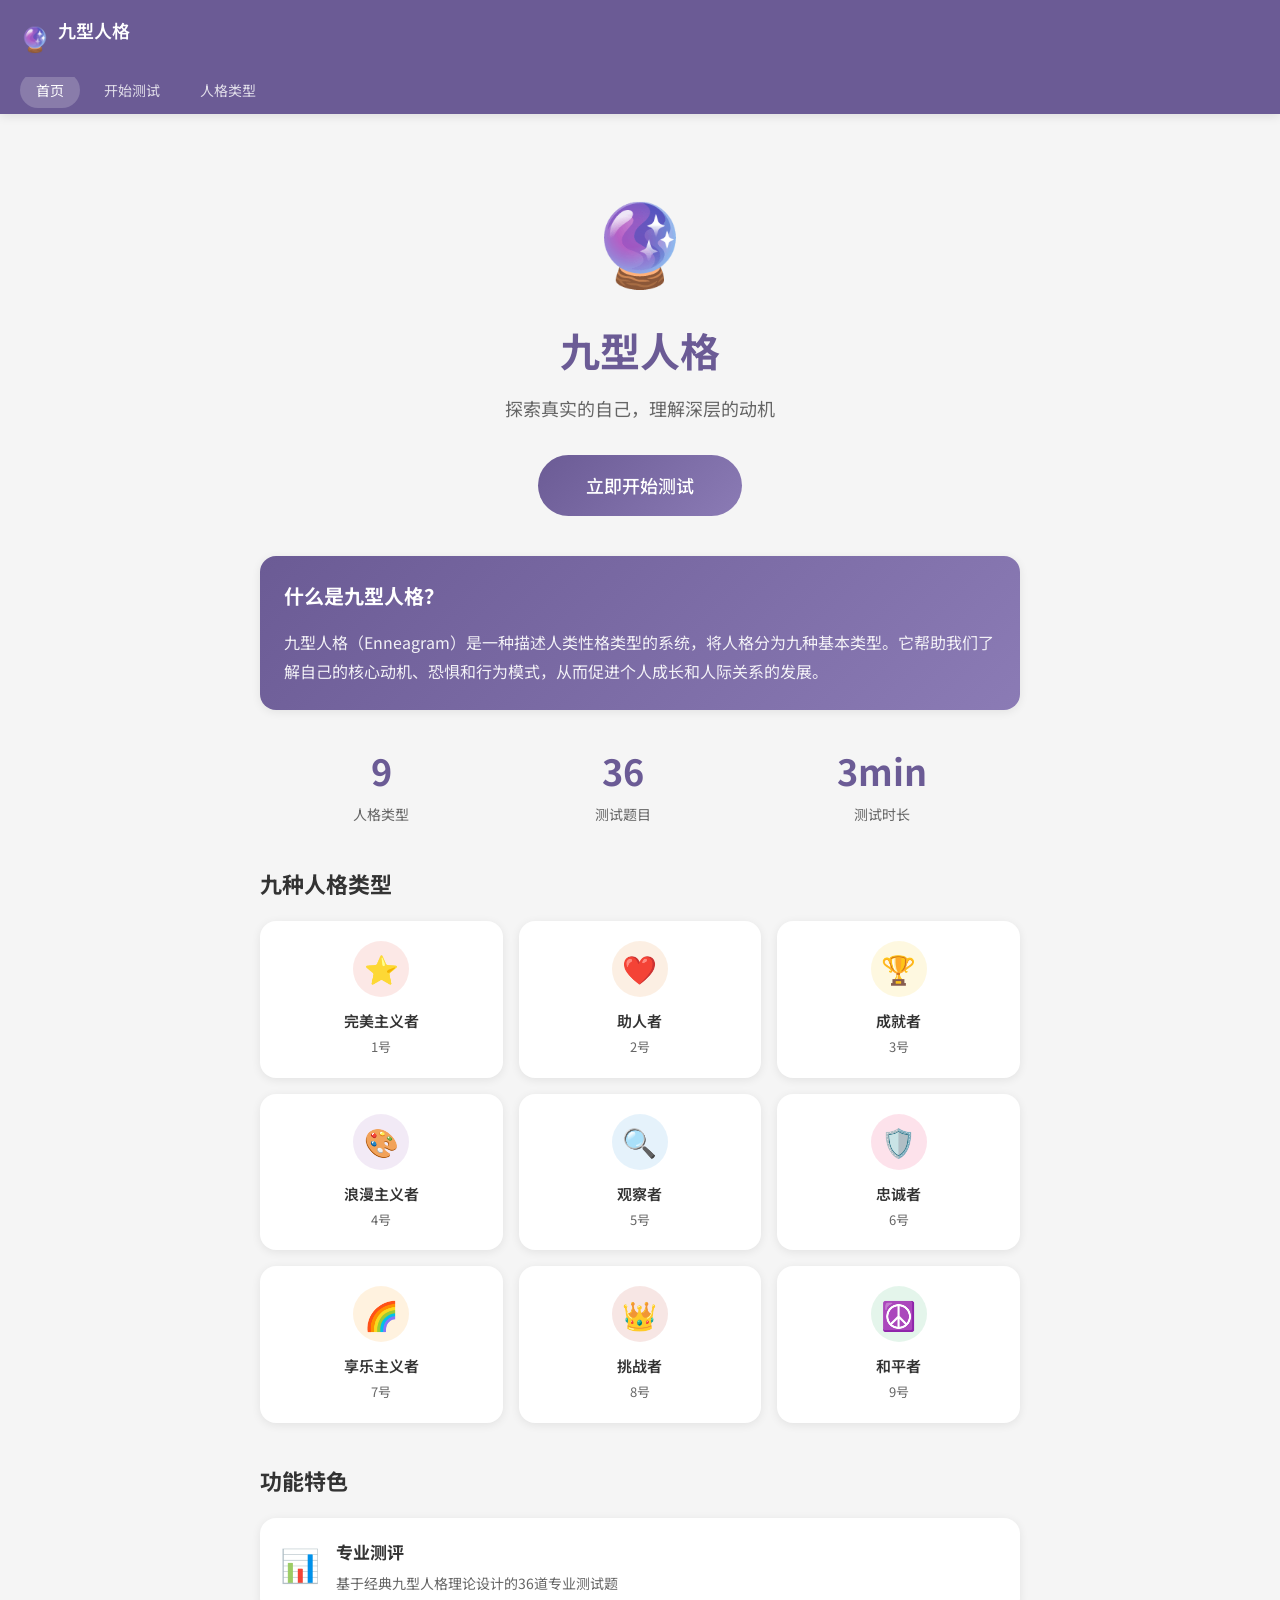
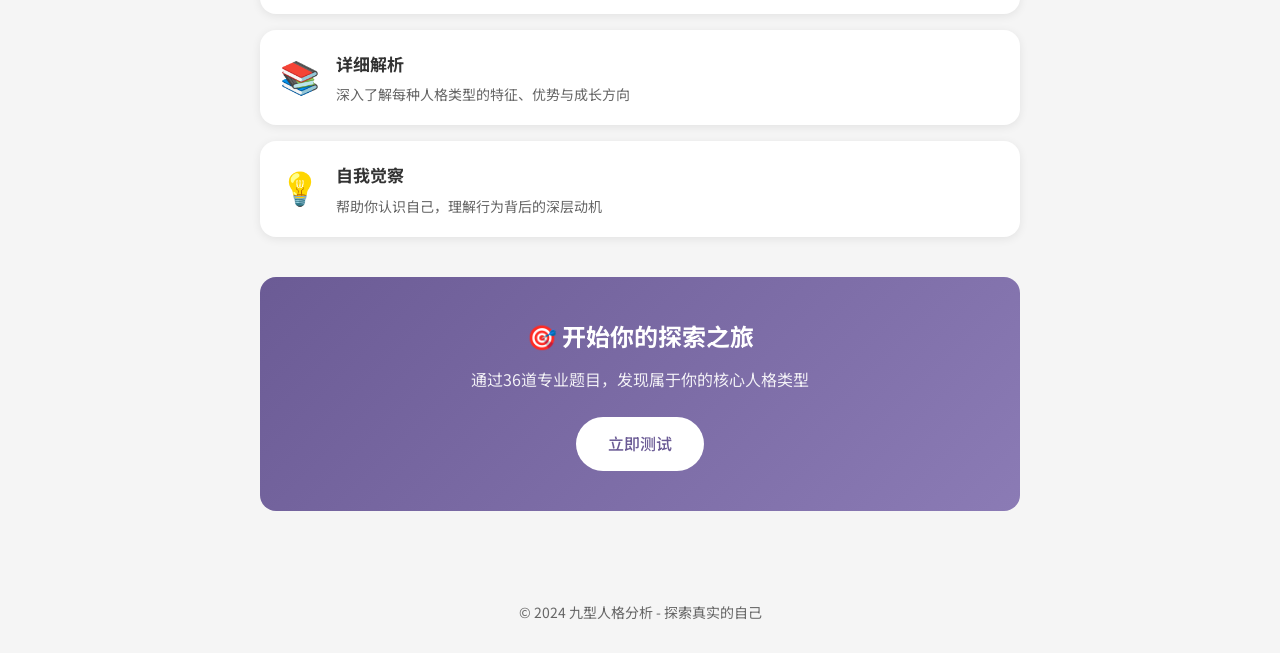
<file: index.html>
<!DOCTYPE html>
<html lang="zh-CN">
<head>
    <meta charset="UTF-8">
    <meta name="viewport" content="width=device-width, initial-scale=1.0">
    <title>九型人格分析 - 探索真实的自己</title>
    <link rel="stylesheet" href="styles.css">
    <link rel="preconnect" href="https://fonts.googleapis.com">
    <link href="https://fonts.googleapis.com/css2?family=Noto+Sans+SC:wght@400;500;700&display=swap" rel="stylesheet">
</head>
<body>
    <nav class="navbar">
        <div class="nav-brand">
            <span class="nav-icon">🔮</span>
            <span class="nav-title">九型人格</span>
        </div>
        <ul class="nav-menu">
            <li><a href="index.html" class="active">首页</a></li>
            <li><a href="test.html">开始测试</a></li>
            <li><a href="types.html">人格类型</a></li>
        </ul>
        <div class="hamburger">
            <span></span>
            <span></span>
            <span></span>
        </div>
    </nav>

    <main class="container">
        <!-- Hero Section -->
        <section class="hero">
            <div class="hero-icon">🔮</div>
            <h1 class="hero-title">九型人格</h1>
            <p class="hero-subtitle">探索真实的自己，理解深层的动机</p>
            <a href="test.html" class="btn btn-primary btn-large">立即开始测试</a>
        </section>

        <!-- Introduction -->
        <section class="card intro-card">
            <h2 class="card-title">什么是九型人格？</h2>
            <p class="card-text">
                九型人格（Enneagram）是一种描述人类性格类型的系统，将人格分为九种基本类型。它帮助我们了解自己的核心动机、恐惧和行为模式，从而促进个人成长和人际关系的发展。
            </p>
        </section>

        <!-- Stats -->
        <section class="stats-section">
            <div class="stat-item">
                <div class="stat-number">9</div>
                <div class="stat-label">人格类型</div>
            </div>
            <div class="stat-item">
                <div class="stat-number">36</div>
                <div class="stat-label">测试题目</div>
            </div>
            <div class="stat-item">
                <div class="stat-number">3min</div>
                <div class="stat-label">测试时长</div>
            </div>
        </section>

        <!-- Type Preview -->
        <section class="section">
            <h2 class="section-title">九种人格类型</h2>
            <div class="type-grid" id="typeGrid">
                <!-- Types will be loaded by JS -->
            </div>
        </section>

        <!-- Features -->
        <section class="section">
            <h2 class="section-title">功能特色</h2>
            <div class="feature-list">
                <div class="feature-item">
                    <div class="feature-icon">📊</div>
                    <div class="feature-content">
                        <h3>专业测评</h3>
                        <p>基于经典九型人格理论设计的36道专业测试题</p>
                    </div>
                </div>
                <div class="feature-item">
                    <div class="feature-icon">📚</div>
                    <div class="feature-content">
                        <h3>详细解析</h3>
                        <p>深入了解每种人格类型的特征、优势与成长方向</p>
                    </div>
                </div>
                <div class="feature-item">
                    <div class="feature-icon">💡</div>
                    <div class="feature-content">
                        <h3>自我觉察</h3>
                        <p>帮助你认识自己，理解行为背后的深层动机</p>
                    </div>
                </div>
            </div>
        </section>

        <!-- CTA -->
        <section class="cta-section">
            <h2>🎯 开始你的探索之旅</h2>
            <p>通过36道专业题目，发现属于你的核心人格类型</p>
            <a href="test.html" class="btn btn-primary">立即测试</a>
        </section>
    </main>

    <footer class="footer">
        <p>© 2024 九型人格分析 - 探索真实的自己</p>
    </footer>

    <script src="data.js"></script>
    <script src="app.js"></script>
    <script>
        // Load type preview on homepage
        document.addEventListener('DOMContentLoaded', () => {
            const typeGrid = document.getElementById('typeGrid');
            enneagramData.types.forEach(type => {
                const item = document.createElement('a');
                item.href = `detail.html?id=${type.id}`;
                item.className = 'type-item';
                item.innerHTML = `
                    <div class="type-icon-small" style="background: ${type.color}20; color: ${type.color}">
                        ${type.icon}
                    </div>
                    <div class="type-name">${type.name}</div>
                    <div class="type-num">${type.id}号</div>
                `;
                typeGrid.appendChild(item);
            });
        });
    </script>
</body>
</html>
</file>
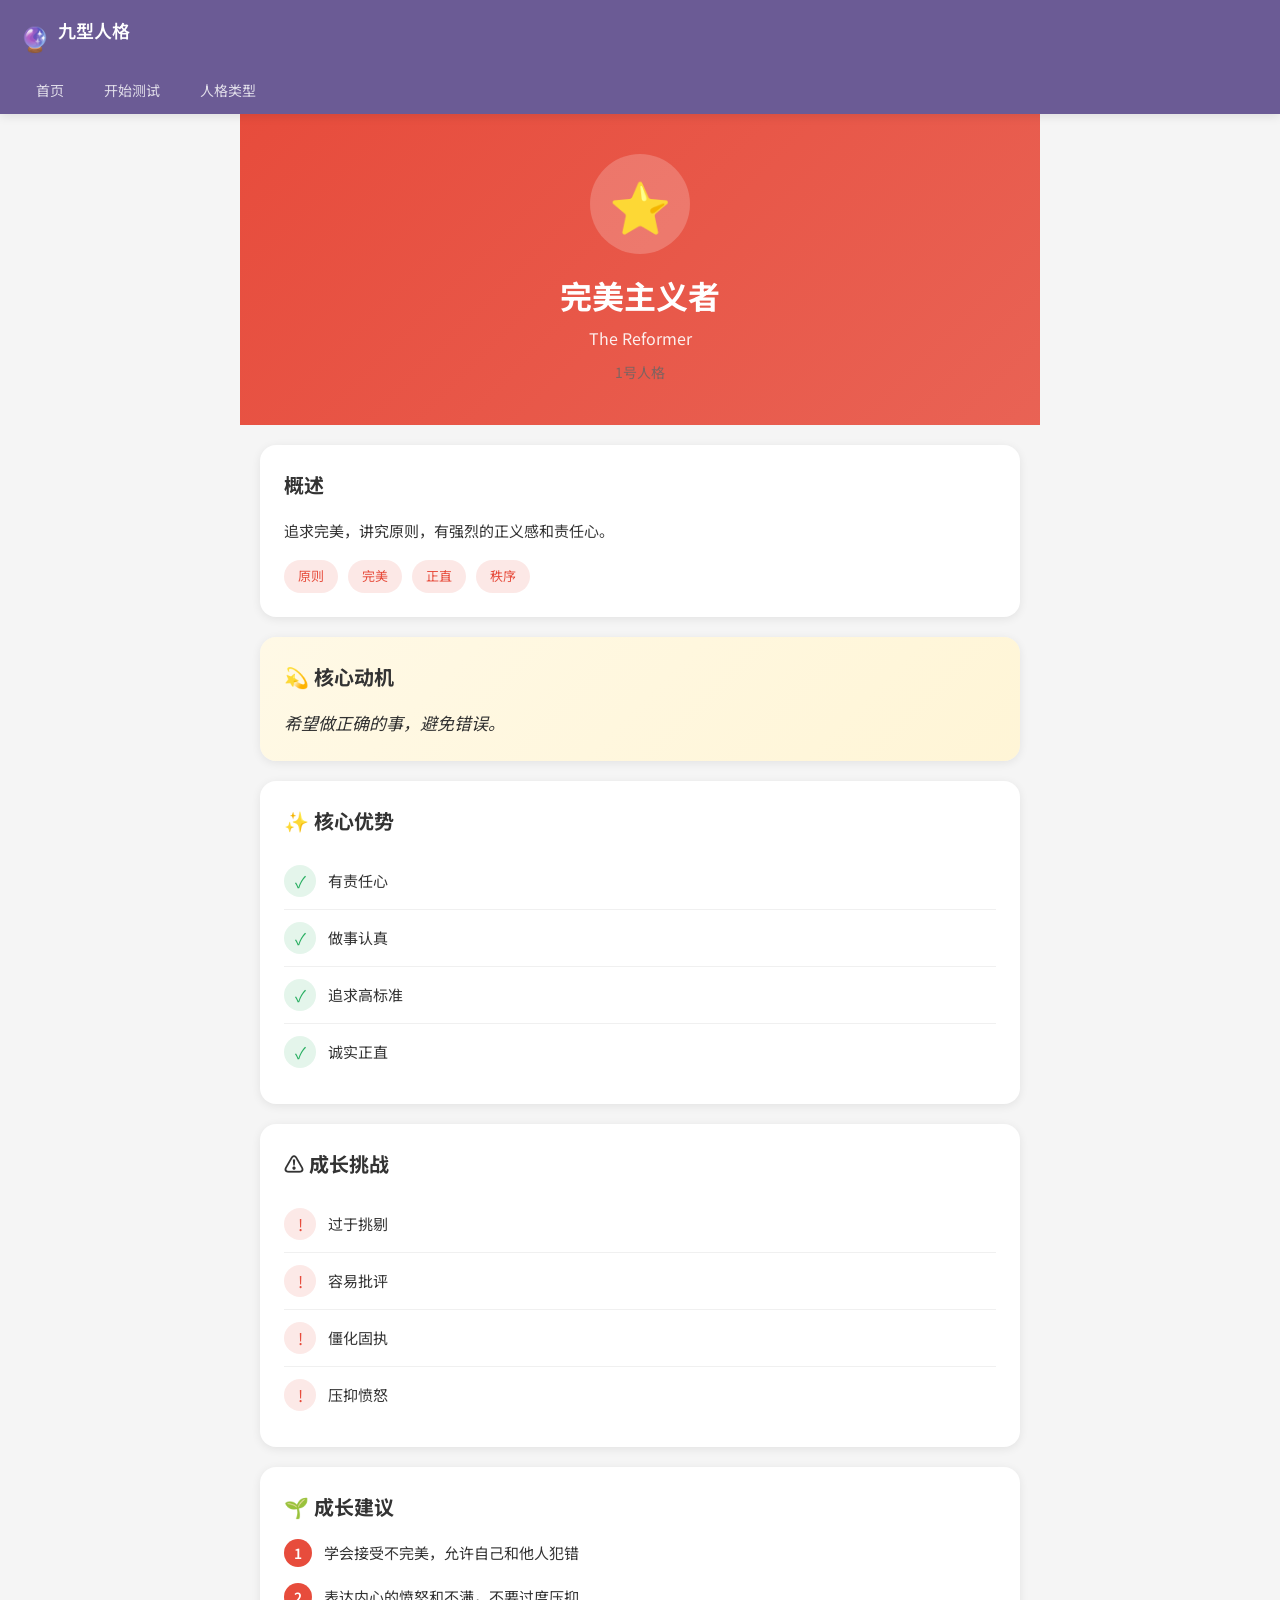
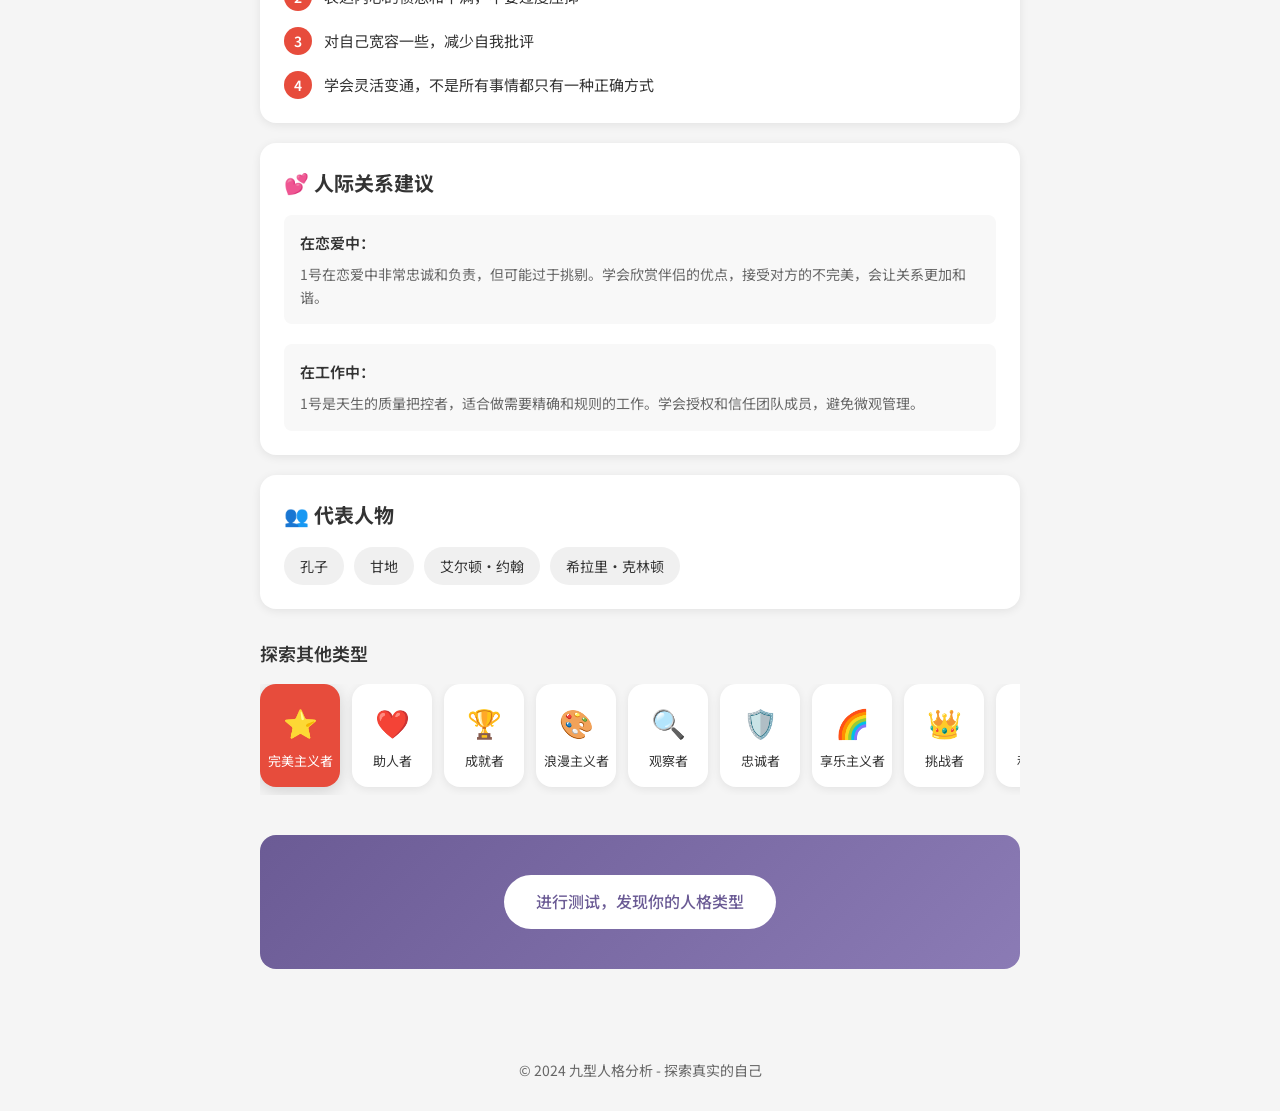
<file: detail.html>
<!DOCTYPE html>
<html lang="zh-CN">
<head>
    <meta charset="UTF-8">
    <meta name="viewport" content="width=device-width, initial-scale=1.0">
    <title>详细解析 - 九型人格分析</title>
    <link rel="stylesheet" href="styles.css">
    <link rel="preconnect" href="https://fonts.googleapis.com">
    <link href="https://fonts.googleapis.com/css2?family=Noto+Sans+SC:wght@400;500;700&display=swap" rel="stylesheet">
</head>
<body>
    <nav class="navbar">
        <div class="nav-brand">
            <span class="nav-icon">🔮</span>
            <span class="nav-title">九型人格</span>
        </div>
        <ul class="nav-menu">
            <li><a href="index.html">首页</a></li>
            <li><a href="test.html">开始测试</a></li>
            <li><a href="types.html">人格类型</a></li>
        </ul>
        <div class="hamburger">
            <span></span>
            <span></span>
            <span></span>
        </div>
    </nav>

    <main class="container">
        <!-- Header -->
        <section class="detail-header" id="detailHeader">
            <div class="header-content">
                <div class="type-icon-large" id="headerIcon">🔮</div>
                <h1 class="type-name" id="headerName">-</h1>
                <p class="type-english" id="headerEnglish">-</p>
                <span class="type-num" id="headerNum">-号人格</span>
            </div>
        </section>

        <!-- Overview -->
        <section class="card">
            <h2 class="card-title">概述</h2>
            <p class="overview-text" id="overviewText"></p>
            <div class="keywords" id="keywords"></div>
        </section>

        <!-- Motivation -->
        <section class="card motivation-card">
            <h2 class="card-title">💫 核心动机</h2>
            <p class="motivation-content" id="motivationContent"></p>
        </section>

        <!-- Strengths -->
        <section class="card">
            <h2 class="card-title">✨ 核心优势</h2>
            <ul class="trait-list" id="strengthsList"></ul>
        </section>

        <!-- Weaknesses -->
        <section class="card">
            <h2 class="card-title">⚠️ 成长挑战</h2>
            <ul class="trait-list" id="weaknessesList"></ul>
        </section>

        <!-- Growth Tips -->
        <section class="card growth-card">
            <h2 class="card-title">🌱 成长建议</h2>
            <div class="growth-tips" id="growthTips"></div>
        </section>

        <!-- Relationship Tips -->
        <section class="card">
            <h2 class="card-title">💕 人际关系建议</h2>
            <div class="relationship-tips">
                <div class="rel-section">
                    <h4 class="rel-title">在恋爱中：</h4>
                    <p class="rel-text" id="loveText"></p>
                </div>
                <div class="rel-section">
                    <h4 class="rel-title">在工作中：</h4>
                    <p class="rel-text" id="workText"></p>
                </div>
            </div>
        </section>

        <!-- Famous People -->
        <section class="card">
            <h2 class="card-title">👥 代表人物</h2>
            <div class="famous-list" id="famousList"></div>
        </section>

        <!-- Type Navigation -->
        <section class="nav-section">
            <h3 class="nav-title">探索其他类型</h3>
            <div class="type-nav" id="typeNav"></div>
        </section>

        <!-- CTA -->
        <section class="cta-section">
            <a href="test.html" class="btn btn-primary">进行测试，发现你的人格类型</a>
        </section>
    </main>

    <footer class="footer">
        <p>© 2024 九型人格分析 - 探索真实的自己</p>
    </footer>

    <script src="data.js"></script>
    <script>
        // Extended data
        const detailData = {
            1: {
                growthTips: ["学会接受不完美，允许自己和他人犯错", "表达内心的愤怒和不满，不要过度压抑", "对自己宽容一些，减少自我批评", "学会灵活变通，不是所有事情都只有一种正确方式"],
                relationship: { love: "1号在恋爱中非常忠诚和负责，但可能过于挑剔。学会欣赏伴侣的优点，接受对方的不完美，会让关系更加和谐。", work: "1号是天生的质量把控者，适合做需要精确和规则的工作。学会授权和信任团队成员，避免微观管理。" },
                famousPeople: ["孔子", "甘地", "艾尔顿·约翰", "希拉里·克林顿"]
            },
            2: {
                growthTips: ["学会说'不'，把自己的需求放在首位", "不要为了被需要而付出，学会无条件的爱", "发展独立的自我，不依赖他人的认可", "认识到自己的价值不取决于为别人做了什么"],
                relationship: { love: "2号是非常体贴和关怀的伴侣，但要注意不要过度付出而忽视自己的需求。健康的爱情需要平等和互相支持。", work: "2号擅长建立关系和团队协作，适合做客户服务或人力资源工作。学会设定界限，避免 burnout。" },
                famousPeople: ["特蕾莎修女", "奥普拉·温弗瑞", "多莉·帕顿", "理查德·西蒙斯"]
            },
            3: {
                growthTips: ["学会面对失败，将其视为成长的机会", "关注内在价值，而不是外在的成就和形象", "允许自己脆弱，不需要时刻保持完美", "发展真实的自我，而不是适应环境的变色龙"],
                relationship: { love: "3号在恋爱中追求成功和认可，但要记住亲密关系需要真实的情感交流，而不是表演完美的关系。", work: "3号是高效和目标导向的领导者，但要注意团队合作的重要性，不要只为了个人成功而牺牲他人。" },
                famousPeople: ["汤姆·克鲁斯", "泰勒·斯威夫特", "奥普拉·温弗瑞", "比尔·克林顿"]
            },
            4: {
                growthTips: ["学会欣赏当下的美好，不要总是追求缺失的", "接受平凡，认识到每个人都是独特的", "不要让情绪控制行为，发展情绪调节能力", "关注他人的需求，减少自我沉溺"],
                relationship: { love: "4号在感情中追求深度和真实，但可能过于情绪化。学会在稳定中寻找美，接受关系的平凡一面。", work: "4号富有创意和审美眼光，适合艺术或创意领域。学会按时完成任务，平衡理想与现实。" },
                famousPeople: ["梵高", "弗吉尼亚·伍尔夫", "约翰尼·德普", "王子"]
            },
            5: {
                growthTips: ["学会表达情感，与他人建立深层连接", "从观察走向参与，体验生活而不仅是思考", "分享你的知识和见解，不要过度保留", "认识到情感也是一种智慧"],
                relationship: { love: "5号需要大量的个人空间和独处时间，伴侣需要理解这一点。学会表达情感需求，让伴侣走进你的内心世界。", work: "5号擅长研究和分析，是专家型人才。学会团队合作和沟通，将你的知识转化为实际价值。" },
                famousPeople: ["爱因斯坦", "比尔·盖茨", "蒂姆·伯顿", "简·奥斯汀"]
            },
            6: {
                growthTips: ["学会信任自己和他人，减少不必要的担忧", "面对恐惧而不是逃避，勇气是实践出来的", "发展内在的安全感，不过度依赖外部确认", "认识到怀疑也是一种智慧，但不要让它控制你"],
                relationship: { love: "6号非常忠诚和可靠，但可能过于焦虑。学会信任伴侣，不要把最坏的情况投射到关系中。", work: "6号是优秀的风险管理者和团队成员。培养自信，相信自己的判断，不要过度寻求他人的认可。" },
                famousPeople: ["伍迪·艾伦", "梅丽尔·斯特里普", "乔治·W·布什", "黛安娜王妃"]
            },
            7: {
                growthTips: ["学会面对痛苦和不适，不要一味逃避", "培养专注力，完成一件事再做下一件", "深入体验当下，而不是急于寻找下一个刺激", "认识到承诺和深度也能带来快乐"],
                relationship: { love: "7号带来欢乐和冒险，但要注意承诺的重要性。学会在一段关系中停留，面对困难而不是逃避。", work: "7号富有创意和乐观精神，适合创业或创新领域。学会坚持完成项目，不要被新的挑战分散注意力。" },
                famousPeople: ["罗宾·威廉姆斯", "金·凯瑞", "理查德·布兰森", "莎拉·杰西卡·帕克"]
            },
            8: {
                growthTips: ["学会示弱，脆弱也是一种力量", "控制愤怒，用更温和的方式表达意见", "倾听他人的观点，你并不总是对的", "保护他人的同时也要尊重他们的自主性"],
                relationship: { love: "8号在恋爱中非常投入和保护欲强，但可能过于控制。学会温柔和倾听，让伴侣感到平等和尊重。", work: "8号是天生的领导者，有决断力和执行力。学会授权和信任，不要事必躬亲。" },
                famousPeople: ["马丁·路德·金", "丘吉尔", "肖恩·康纳利", "芭芭拉·史翠珊"]
            },
            9: {
                growthTips: ["学会表达真实想法，不要总是迎合他人", "面对冲突，它是解决问题的必要过程", "设定优先级，专注于最重要的事情", "认识到你的存在本身就有价值"],
                relationship: { love: "9号是非常包容和平和的伴侣，但要记得表达自己的需求和想法。避免为了和谐而压抑真实的自己。", work: "9号善于调解和团队合作，但要注意主动性和决断力。学会表达意见，参与竞争。" },
                famousPeople: ["林肯", "奥黛丽·赫本", "华特·迪士尼", "达赖喇嘛"]
            }
        };

        // Get type from URL
        const urlParams = new URLSearchParams(window.location.search);
        const typeId = parseInt(urlParams.get('id')) || 1;
        
        const type = enneagramData.types.find(t => t.id === typeId);
        const details = detailData[typeId];

        // Update page title
        document.title = `${type.name} - 九型人格分析`;

        // Render header
        const header = document.getElementById('detailHeader');
        header.style.background = `linear-gradient(135deg, ${type.color}, ${type.color}dd)`;
        document.getElementById('headerIcon').textContent = type.icon;
        document.getElementById('headerName').textContent = type.name;
        document.getElementById('headerEnglish').textContent = type.englishName;
        document.getElementById('headerNum').textContent = type.id + '号人格';

        // Render overview
        document.getElementById('overviewText').textContent = type.description;
        const keywordsEl = document.getElementById('keywords');
        type.keywords.forEach(kw => {
            const span = document.createElement('span');
            span.className = 'keyword';
            span.style.background = type.color + '20';
            span.style.color = type.color;
            span.textContent = kw;
            keywordsEl.appendChild(span);
        });

        // Render motivation
        document.getElementById('motivationContent').textContent = type.motivation;

        // Render strengths
        const strengthsList = document.getElementById('strengthsList');
        type.strengths.forEach(item => {
            const li = document.createElement('li');
            li.innerHTML = `<div class="trait-icon" style="background: #27AE6020; color: #27AE60">✓</div><span class="trait-text">${item}</span>`;
            strengthsList.appendChild(li);
        });

        // Render weaknesses
        const weaknessesList = document.getElementById('weaknessesList');
        type.weaknesses.forEach(item => {
            const li = document.createElement('li');
            li.innerHTML = `<div class="trait-icon" style="background: #E74C3C20; color: #E74C3C">!</div><span class="trait-text">${item}</span>`;
            weaknessesList.appendChild(li);
        });

        // Render growth tips
        const growthTips = document.getElementById('growthTips');
        details.growthTips.forEach((tip, index) => {
            const item = document.createElement('div');
            item.className = 'tip-item';
            item.innerHTML = `
                <div class="tip-num" style="background: ${type.color}; color: white">${index + 1}</div>
                <span class="tip-text">${tip}</span>
            `;
            growthTips.appendChild(item);
        });

        // Render relationship tips
        document.getElementById('loveText').textContent = details.relationship.love;
        document.getElementById('workText').textContent = details.relationship.work;

        // Render famous people
        const famousList = document.getElementById('famousList');
        details.famousPeople.forEach(person => {
            const item = document.createElement('div');
            item.className = 'famous-item';
            item.textContent = person;
            famousList.appendChild(item);
        });

        // Render type navigation
        const typeNav = document.getElementById('typeNav');
        enneagramData.types.forEach(t => {
            const item = document.createElement('a');
            item.href = `detail.html?id=${t.id}`;
            item.className = 'nav-item';
            if (t.id === type.id) {
                item.classList.add('active');
                item.style.background = t.color;
                item.style.color = 'white';
            }
            item.innerHTML = `
                <span class="nav-icon">${t.icon}</span>
                <span class="nav-name">${t.name}</span>
            `;
            typeNav.appendChild(item);
        });
    </script>
</body>
</html>
</file>
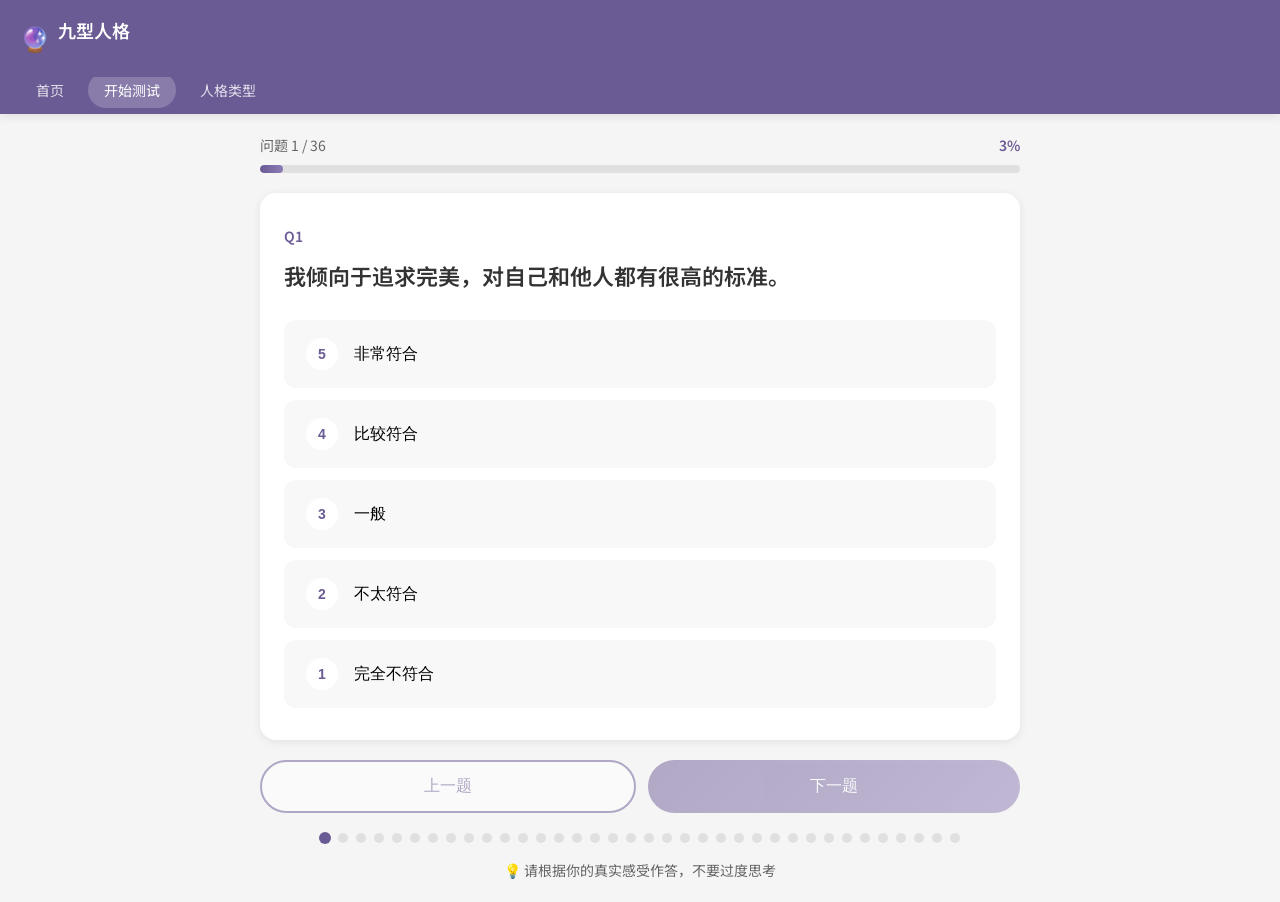
<file: result.html>
<!DOCTYPE html>
<html lang="zh-CN">
<head>
    <meta charset="UTF-8">
    <meta name="viewport" content="width=device-width, initial-scale=1.0">
    <title>测试结果 - 九型人格分析</title>
    <link rel="stylesheet" href="styles.css">
    <link rel="preconnect" href="https://fonts.googleapis.com">
    <link href="https://fonts.googleapis.com/css2?family=Noto+Sans+SC:wght@400;500;700&display=swap" rel="stylesheet">
</head>
<body>
    <nav class="navbar">
        <div class="nav-brand">
            <span class="nav-icon">🔮</span>
            <span class="nav-title">九型人格</span>
        </div>
        <ul class="nav-menu">
            <li><a href="index.html">首页</a></li>
            <li><a href="test.html">开始测试</a></li>
            <li><a href="types.html">人格类型</a></li>
        </ul>
        <div class="hamburger">
            <span></span>
            <span></span>
            <span></span>
        </div>
    </nav>

    <main class="container">
        <!-- Result Header -->
        <section class="result-header">
            <span class="result-badge">测试结果</span>
            <div class="type-icon-large" id="primaryIcon" style="background: #6B5B9520">🔮</div>
            <h1 class="type-name-large" id="primaryName">加载中...</h1>
            <p class="type-english" id="primaryEnglish">-</p>
            <span class="type-number-badge" id="primaryNumber">-号人格</span>
        </section>

        <!-- Score Distribution -->
        <section class="card">
            <h2 class="card-title">📊 得分分布</h2>
            <div class="score-bars" id="scoreBars"></div>
        </section>

        <!-- Primary Type Info -->
        <section class="card type-card" id="primaryCard">
            <h2 class="card-title">🎯 核心特征</h2>
            <div class="keywords" id="keywords"></div>
            <p class="type-desc" id="primaryDesc"></p>
        </section>

        <!-- Strengths & Weaknesses -->
        <section class="card traits-card">
            <div class="traits-section">
                <h3 class="traits-title" style="color: #27AE60">✨ 优势</h3>
                <ul class="traits-list" id="strengthsList"></ul>
            </div>
            <div class="traits-section">
                <h3 class="traits-title" style="color: #E74C3C">⚠️ 成长点</h3>
                <ul class="traits-list" id="weaknessesList"></ul>
            </div>
        </section>

        <!-- Motivation -->
        <section class="card motivation-card">
            <h2 class="card-title">💫 核心动机</h2>
            <p class="motivation-text" id="motivationText"></p>
        </section>

        <!-- Secondary Type -->
        <section class="card" id="secondaryCard" style="display: none;">
            <h2 class="card-title">🌟 次要类型</h2>
            <div class="secondary-info" id="secondaryInfo"></div>
        </section>

        <!-- Actions -->
        <section class="action-section">
            <a href="types.html" class="btn btn-primary">查看所有类型</a>
            <a href="test.html" class="btn btn-secondary">重新测试</a>
        </section>

        <!-- Share -->
        <section class="share-section">
            <p>分享给你的朋友，一起探索人格类型</p>
            <button class="btn btn-secondary" onclick="copyLink()">复制链接</button>
        </section>
    </main>

    <footer class="footer">
        <p>© 2024 九型人格分析 - 探索真实的自己</p>
    </footer>

    <script src="data.js"></script>
    <script>
        // Load result
        const resultData = localStorage.getItem('enneagramResult');
        if (!resultData) {
            window.location.href = 'test.html';
        }
        
        const result = JSON.parse(resultData);
        const primaryType = enneagramData.types.find(t => t.id === result.primaryType);
        const secondaryType = result.secondaryType ? 
            enneagramData.types.find(t => t.id === result.secondaryType) : null;

        // Render primary type header
        document.getElementById('primaryIcon').textContent = primaryType.icon;
        document.getElementById('primaryIcon').style.background = primaryType.color + '20';
        document.getElementById('primaryName').textContent = primaryType.name;
        document.getElementById('primaryEnglish').textContent = primaryType.englishName;
        document.getElementById('primaryNumber').textContent = primaryType.id + '号人格';
        document.getElementById('primaryCard').style.borderLeftColor = primaryType.color;

        // Render score bars
        const scoreBars = document.getElementById('scoreBars');
        const sortedScores = Object.keys(result.scores)
            .map(typeId => {
                const type = enneagramData.types.find(t => t.id === parseInt(typeId));
                return {
                    name: type.name,
                    score: result.scores[typeId],
                    color: type.color,
                    percentage: result.percentages[typeId]
                };
            })
            .sort((a, b) => b.score - a.score);
        
        sortedScores.forEach(item => {
            const bar = document.createElement('div');
            bar.className = 'score-bar-item';
            bar.innerHTML = `
                <span class="bar-label">${item.name}</span>
                <div class="bar-container">
                    <div class="bar-fill" style="width: ${item.percentage}%; background: ${item.color}"></div>
                </div>
                <span class="bar-value">${item.score}</span>
            `;
            scoreBars.appendChild(bar);
        });

        // Render keywords
        const keywordsEl = document.getElementById('keywords');
        primaryType.keywords.forEach(kw => {
            const span = document.createElement('span');
            span.className = 'keyword';
            span.textContent = kw;
            keywordsEl.appendChild(span);
        });

        // Render description
        document.getElementById('primaryDesc').textContent = primaryType.description;

        // Render strengths
        const strengthsList = document.getElementById('strengthsList');
        primaryType.strengths.forEach(item => {
            const li = document.createElement('li');
            li.innerHTML = `<span class="trait-dot" style="background: #27AE60"></span>${item}`;
            strengthsList.appendChild(li);
        });

        // Render weaknesses
        const weaknessesList = document.getElementById('weaknessesList');
        primaryType.weaknesses.forEach(item => {
            const li = document.createElement('li');
            li.innerHTML = `<span class="trait-dot" style="background: #E74C3C"></span>${item}`;
            weaknessesList.appendChild(li);
        });

        // Render motivation
        document.getElementById('motivationText').textContent = primaryType.motivation;

        // Render secondary type
        if (secondaryType) {
            document.getElementById('secondaryCard').style.display = 'block';
            document.getElementById('secondaryInfo').innerHTML = `
                <div class="secondary-icon" style="background: ${secondaryType.color}20">
                    ${secondaryType.icon}
                </div>
                <div class="secondary-detail">
                    <div class="secondary-name">${secondaryType.name} (${secondaryType.id}号)</div>
                    <div class="secondary-desc">${secondaryType.description}</div>
                </div>
            `;
        }

        function copyLink() {
            navigator.clipboard.writeText(window.location.href).then(() => {
                alert('链接已复制到剪贴板！');
            });
        }
    </script>
</body>
</html>
</file>
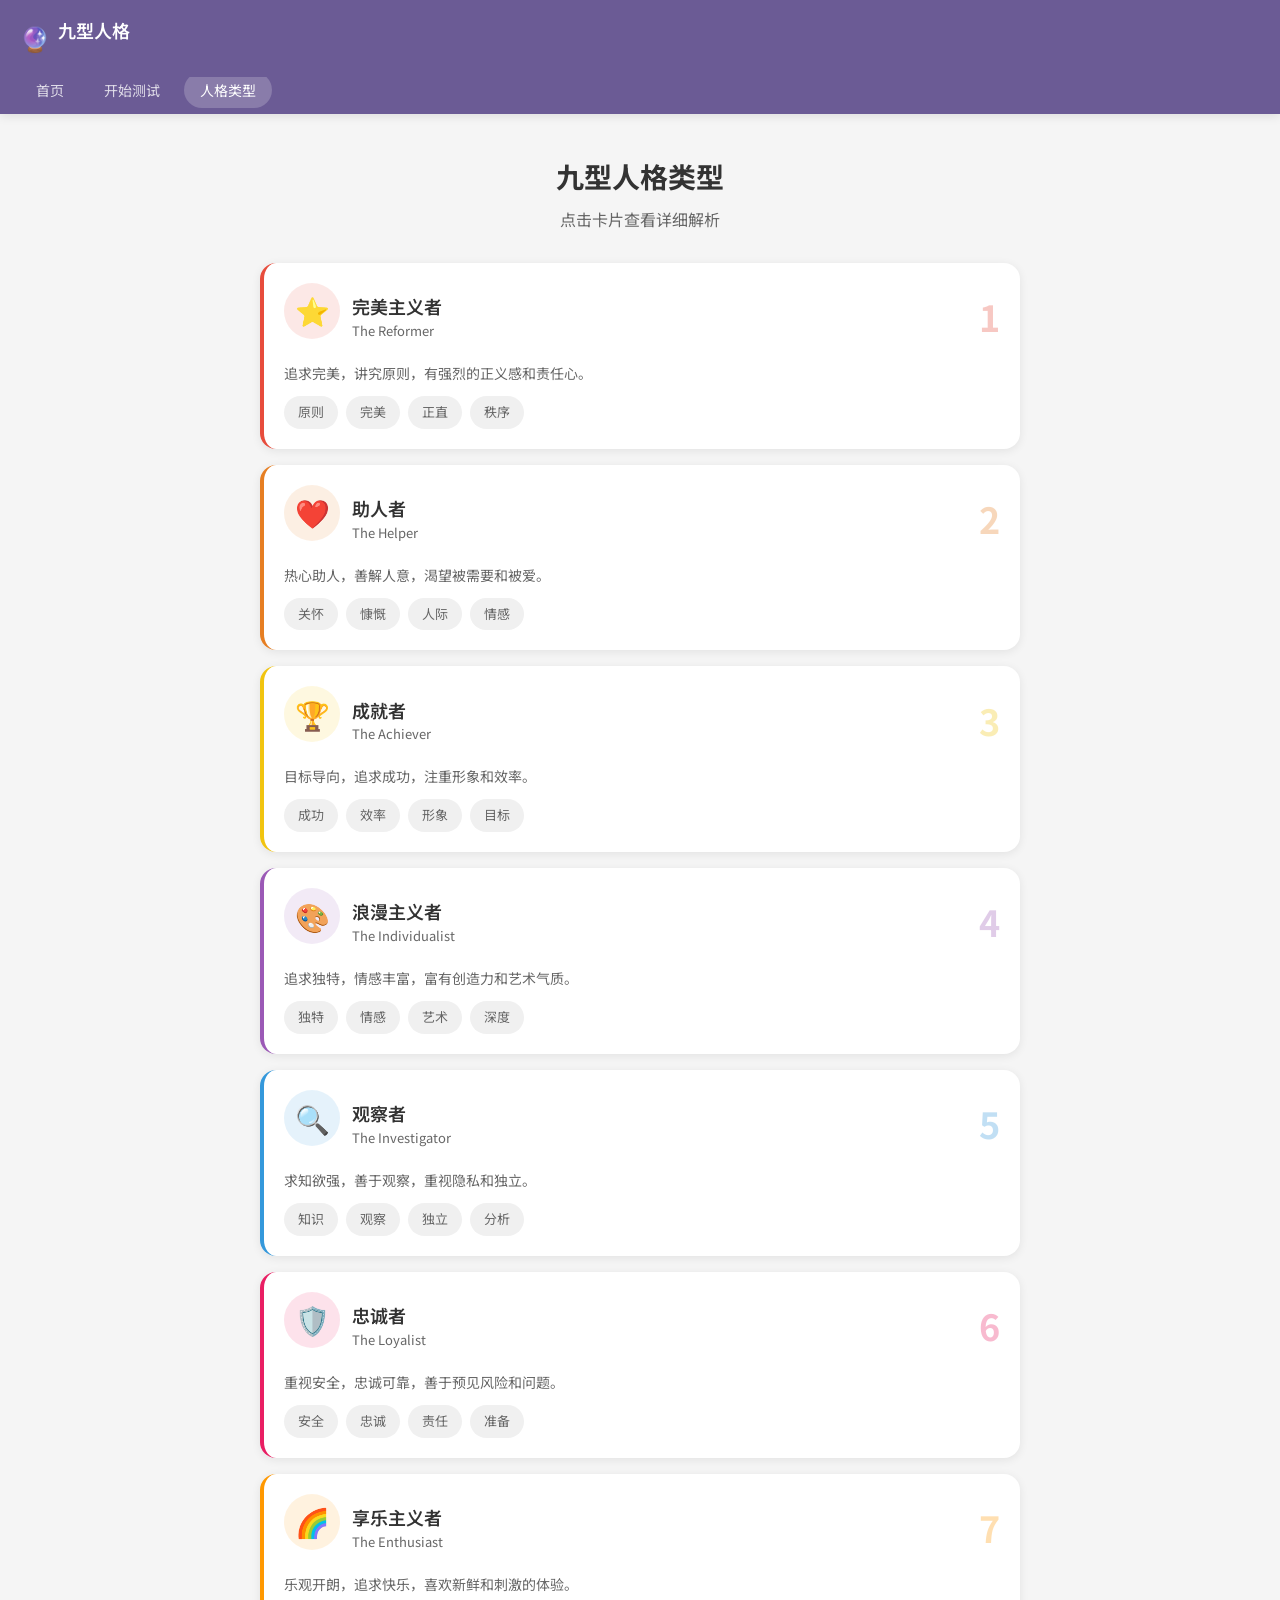
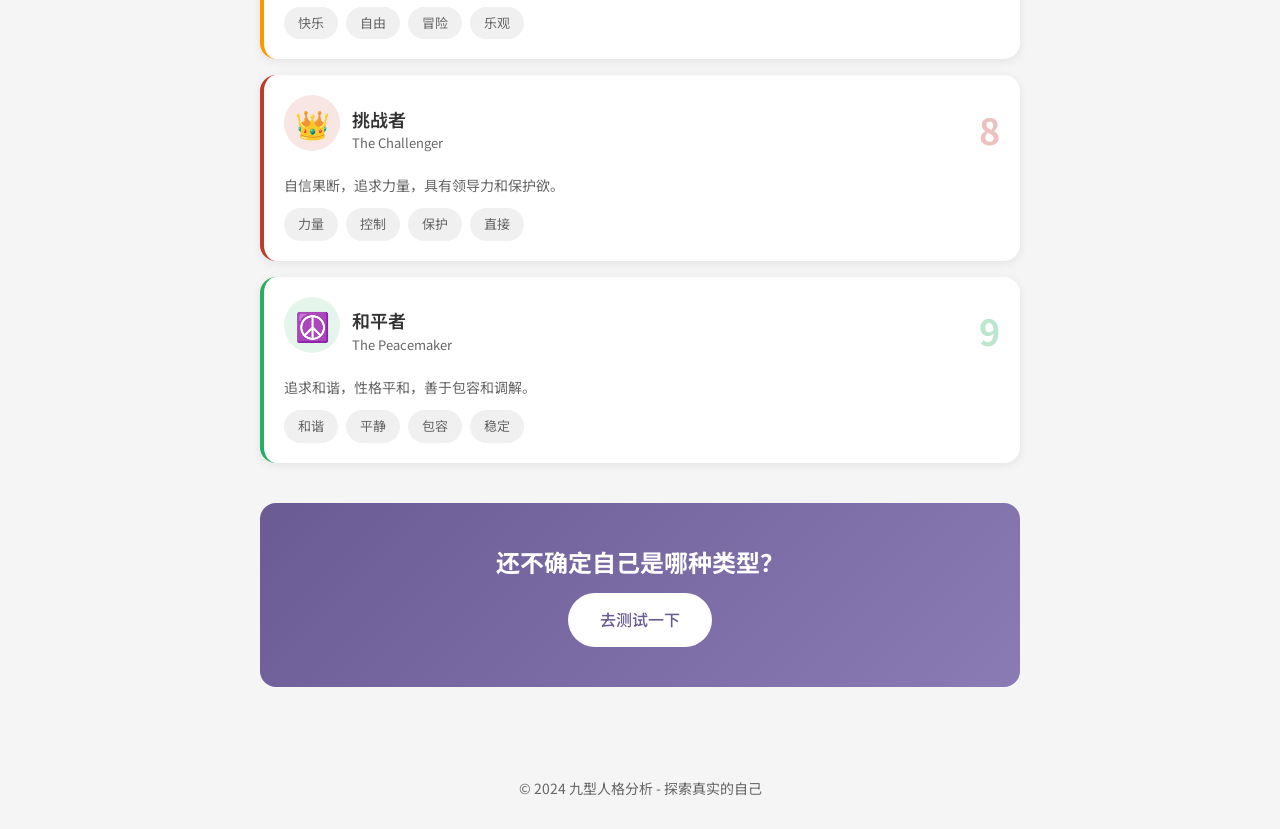
<file: types.html>
<!DOCTYPE html>
<html lang="zh-CN">
<head>
    <meta charset="UTF-8">
    <meta name="viewport" content="width=device-width, initial-scale=1.0">
    <title>人格类型 - 九型人格分析</title>
    <link rel="stylesheet" href="styles.css">
    <link rel="preconnect" href="https://fonts.googleapis.com">
    <link href="https://fonts.googleapis.com/css2?family=Noto+Sans+SC:wght@400;500;700&display=swap" rel="stylesheet">
</head>
<body>
    <nav class="navbar">
        <div class="nav-brand">
            <span class="nav-icon">🔮</span>
            <span class="nav-title">九型人格</span>
        </div>
        <ul class="nav-menu">
            <li><a href="index.html">首页</a></li>
            <li><a href="test.html">开始测试</a></li>
            <li><a href="types.html" class="active">人格类型</a></li>
        </ul>
        <div class="hamburger">
            <span></span>
            <span></span>
            <span></span>
        </div>
    </nav>

    <main class="container">
        <section class="header">
            <h1 class="header-title">九型人格类型</h1>
            <p class="header-subtitle">点击卡片查看详细解析</p>
        </section>

        <section class="type-list" id="typeList">
            <!-- Types will be loaded by JS -->
        </section>

        <section class="cta-section">
            <h2>还不确定自己是哪种类型？</h2>
            <a href="test.html" class="btn btn-primary">去测试一下</a>
        </section>
    </main>

    <footer class="footer">
        <p>© 2024 九型人格分析 - 探索真实的自己</p>
    </footer>

    <script src="data.js"></script>
    <script>
        document.addEventListener('DOMContentLoaded', () => {
            const typeList = document.getElementById('typeList');
            
            enneagramData.types.forEach(type => {
                const card = document.createElement('a');
                card.href = `detail.html?id=${type.id}`;
                card.className = 'type-list-card';
                card.style.borderLeftColor = type.color;
                
                card.innerHTML = `
                    <div class="type-list-header">
                        <div class="type-list-left">
                            <div class="type-icon-small" style="background: ${type.color}20; color: ${type.color}">
                                ${type.icon}
                            </div>
                            <div class="type-list-info">
                                <div class="type-list-name">${type.name}</div>
                                <div class="type-list-english">${type.englishName}</div>
                            </div>
                        </div>
                        <div class="type-list-number" style="color: ${type.color}">${type.id}</div>
                    </div>
                    <p class="type-list-desc">${type.description}</p>
                    <div class="type-list-keywords">
                        ${type.keywords.map(kw => `<span class="keyword">${kw}</span>`).join('')}
                    </div>
                    <span class="arrow">→</span>
                `;
                
                typeList.appendChild(card);
            });
        });
    </script>
</body>
</html>
</file>
<file: styles.css>
/* Reset & Base */
* {
    margin: 0;
    padding: 0;
    box-sizing: border-box;
}

:root {
    --primary-color: #6B5B95;
    --secondary-color: #88B04B;
    --accent-color: #F7CAC9;
    --bg-color: #f5f5f5;
    --text-color: #333333;
    --light-text: #666666;
    --white: #ffffff;
    --card-bg: #ffffff;
    --shadow: 0 2px 10px rgba(0, 0, 0, 0.08);
    --shadow-hover: 0 4px 20px rgba(0, 0, 0, 0.12);
    --radius: 16px;
    --radius-sm: 8px;
}

body {
    font-family: 'Noto Sans SC', -apple-system, BlinkMacSystemFont, 'Segoe UI', Roboto, sans-serif;
    background-color: var(--bg-color);
    color: var(--text-color);
    line-height: 1.6;
    min-height: 100vh;
}

/* Navigation */
.navbar {
    background: var(--primary-color);
    color: white;
    padding: 0 20px;
    position: sticky;
    top: 0;
    z-index: 1000;
    box-shadow: 0 2px 10px rgba(0, 0, 0, 0.1);
}

.nav-brand {
    display: flex;
    align-items: center;
    gap: 8px;
    padding: 16px 0;
    font-size: 20px;
    font-weight: 700;
}

.nav-icon {
    font-size: 24px;
}

.nav-menu {
    display: flex;
    list-style: none;
    gap: 8px;
    padding-bottom: 12px;
    overflow-x: auto;
}

.nav-menu a {
    color: rgba(255, 255, 255, 0.8);
    text-decoration: none;
    padding: 8px 16px;
    border-radius: 20px;
    font-size: 14px;
    white-space: nowrap;
    transition: all 0.2s;
}

.nav-menu a:hover,
.nav-menu a.active {
    background: rgba(255, 255, 255, 0.2);
    color: white;
}

.hamburger {
    display: none;
    flex-direction: column;
    gap: 5px;
    cursor: pointer;
}

.hamburger span {
    width: 25px;
    height: 2px;
    background: white;
}

/* Container */
.container {
    max-width: 800px;
    margin: 0 auto;
    padding: 20px;
}

/* Hero Section */
.hero {
    text-align: center;
    padding: 40px 20px;
}

.hero-icon {
    font-size: 80px;
    margin-bottom: 16px;
}

.hero-title {
    font-size: 40px;
    font-weight: 700;
    color: var(--primary-color);
    margin-bottom: 12px;
}

.hero-subtitle {
    font-size: 18px;
    color: var(--light-text);
    margin-bottom: 32px;
}

/* Buttons */
.btn {
    display: inline-flex;
    align-items: center;
    justify-content: center;
    padding: 14px 32px;
    border-radius: 50px;
    font-size: 16px;
    font-weight: 500;
    text-decoration: none;
    border: none;
    cursor: pointer;
    transition: all 0.2s;
}

.btn:disabled {
    opacity: 0.5;
    cursor: not-allowed;
}

.btn-primary {
    background: linear-gradient(135deg, var(--primary-color), #8B7BB5);
    color: white;
}

.btn-primary:hover:not(:disabled) {
    transform: translateY(-2px);
    box-shadow: 0 4px 12px rgba(107, 91, 149, 0.4);
}

.btn-secondary {
    background: white;
    color: var(--primary-color);
    border: 2px solid var(--primary-color);
}

.btn-secondary:hover:not(:disabled) {
    background: var(--primary-color);
    color: white;
}

.btn-large {
    padding: 16px 48px;
    font-size: 18px;
}

/* Cards */
.card {
    background: var(--card-bg);
    border-radius: var(--radius);
    padding: 24px;
    margin-bottom: 20px;
    box-shadow: var(--shadow);
}

.card-title {
    font-size: 20px;
    font-weight: 700;
    color: var(--text-color);
    margin-bottom: 16px;
}

.card-text {
    color: var(--light-text);
    line-height: 1.8;
}

.intro-card {
    background: linear-gradient(135deg, var(--primary-color), #8B7BB5);
    color: white;
}

.intro-card .card-title {
    color: white;
}

.intro-card .card-text {
    color: rgba(255, 255, 255, 0.9);
}

/* Stats */
.stats-section {
    display: flex;
    justify-content: space-around;
    margin: 32px 0;
}

.stat-item {
    text-align: center;
}

.stat-number {
    font-size: 36px;
    font-weight: 700;
    color: var(--primary-color);
}

.stat-label {
    font-size: 14px;
    color: var(--light-text);
    margin-top: 4px;
}

/* Sections */
.section {
    margin: 40px 0;
}

.section-title {
    font-size: 22px;
    font-weight: 700;
    color: var(--text-color);
    margin-bottom: 20px;
}

/* Type Grid */
.type-grid {
    display: grid;
    grid-template-columns: repeat(3, 1fr);
    gap: 16px;
}

.type-item {
    background: var(--card-bg);
    border-radius: var(--radius);
    padding: 20px 12px;
    text-align: center;
    text-decoration: none;
    color: inherit;
    box-shadow: var(--shadow);
    transition: all 0.2s;
}

.type-item:hover {
    transform: translateY(-4px);
    box-shadow: var(--shadow-hover);
}

.type-icon-small {
    width: 56px;
    height: 56px;
    border-radius: 50%;
    display: flex;
    align-items: center;
    justify-content: center;
    font-size: 28px;
    margin: 0 auto 12px;
}

.type-name {
    font-size: 15px;
    font-weight: 600;
    margin-bottom: 4px;
}

.type-num {
    font-size: 13px;
    color: var(--light-text);
}

/* Type List (types.html) */
.type-list {
    display: flex;
    flex-direction: column;
    gap: 16px;
}

.type-list-card {
    background: var(--card-bg);
    border-radius: var(--radius);
    padding: 20px;
    text-decoration: none;
    color: inherit;
    box-shadow: var(--shadow);
    border-left: 4px solid;
    position: relative;
    transition: all 0.2s;
}

.type-list-card:hover {
    box-shadow: var(--shadow-hover);
}

.type-list-header {
    display: flex;
    justify-content: space-between;
    align-items: center;
    margin-bottom: 12px;
}

.type-list-left {
    display: flex;
    align-items: center;
    gap: 12px;
}

.type-list-info {
    text-align: left;
}

.type-list-name {
    font-size: 18px;
    font-weight: 600;
}

.type-list-english {
    font-size: 13px;
    color: var(--light-text);
}

.type-list-number {
    font-size: 36px;
    font-weight: 700;
    opacity: 0.3;
}

.type-list-desc {
    font-size: 14px;
    color: var(--light-text);
    margin-bottom: 12px;
    line-height: 1.5;
}

.type-list-keywords {
    display: flex;
    flex-wrap: wrap;
    gap: 8px;
}

.arrow {
    position: absolute;
    right: 20px;
    top: 50%;
    transform: translateY(-50%);
    font-size: 20px;
    color: #ccc;
    opacity: 0;
    transition: opacity 0.2s;
}

.type-list-card:hover .arrow {
    opacity: 1;
}

/* Keywords */
.keywords {
    display: flex;
    flex-wrap: wrap;
    gap: 10px;
    margin-top: 16px;
}

.keyword {
    background: #f0f0f0;
    padding: 6px 14px;
    border-radius: 20px;
    font-size: 13px;
    color: var(--light-text);
}

/* Feature List */
.feature-list {
    display: flex;
    flex-direction: column;
    gap: 16px;
}

.feature-item {
    display: flex;
    align-items: flex-start;
    gap: 16px;
    background: var(--card-bg);
    padding: 20px;
    border-radius: var(--radius);
    box-shadow: var(--shadow);
}

.feature-icon {
    font-size: 32px;
    flex-shrink: 0;
}

.feature-content h3 {
    font-size: 17px;
    margin-bottom: 6px;
}

.feature-content p {
    font-size: 14px;
    color: var(--light-text);
}

/* CTA Section */
.cta-section {
    text-align: center;
    padding: 40px 20px;
    background: linear-gradient(135deg, var(--primary-color), #8B7BB5);
    border-radius: var(--radius);
    color: white;
    margin: 40px 0;
}

.cta-section h2 {
    font-size: 24px;
    margin-bottom: 12px;
}

.cta-section p {
    opacity: 0.9;
    margin-bottom: 24px;
}

.cta-section .btn-primary {
    background: white;
    color: var(--primary-color);
}

.cta-section .btn-primary:hover {
    background: #f8f8f8;
}

/* Header Section */
.header {
    text-align: center;
    padding: 20px 0 30px;
}

.header-title {
    font-size: 28px;
    font-weight: 700;
    margin-bottom: 8px;
}

.header-subtitle {
    color: var(--light-text);
}

/* Test Page */
.progress-header {
    margin-bottom: 20px;
}

.progress-info {
    display: flex;
    justify-content: space-between;
    margin-bottom: 8px;
    font-size: 14px;
}

.progress-text {
    color: var(--light-text);
}

.progress-percent {
    color: var(--primary-color);
    font-weight: 600;
}

.progress-bar {
    height: 8px;
    background: #e0e0e0;
    border-radius: 4px;
    overflow: hidden;
}

.progress-fill {
    height: 100%;
    background: linear-gradient(90deg, var(--primary-color), #8B7BB5);
    border-radius: 4px;
    transition: width 0.3s ease;
}

.question-card {
    background: var(--card-bg);
    border-radius: var(--radius);
    padding: 32px 24px;
    box-shadow: var(--shadow);
    margin-bottom: 20px;
}

.question-number {
    font-size: 14px;
    color: var(--primary-color);
    font-weight: 600;
    margin-bottom: 12px;
}

.question-text {
    font-size: 22px;
    font-weight: 600;
    margin-bottom: 28px;
    line-height: 1.5;
}

.options {
    display: flex;
    flex-direction: column;
    gap: 12px;
}

.option-item {
    display: flex;
    align-items: center;
    padding: 16px 20px;
    background: #f8f8f8;
    border: 2px solid transparent;
    border-radius: 12px;
    cursor: pointer;
    transition: all 0.2s;
    text-align: left;
    width: 100%;
}

.option-item:hover {
    background: #f0f0f0;
}

.option-item.selected {
    background: var(--primary-color);
    border-color: var(--primary-color);
}

.option-radio {
    width: 32px;
    height: 32px;
    border-radius: 50%;
    background: white;
    color: var(--primary-color);
    display: flex;
    align-items: center;
    justify-content: center;
    font-size: 14px;
    font-weight: 600;
    margin-right: 16px;
}

.option-item.selected .option-radio {
    background: rgba(255, 255, 255, 0.9);
}

.option-label {
    font-size: 16px;
}

.option-item.selected .option-label {
    color: white;
}

.nav-buttons {
    display: flex;
    gap: 12px;
    margin-bottom: 20px;
}

.nav-buttons .btn {
    flex: 1;
}

.question-dots {
    display: flex;
    justify-content: center;
    flex-wrap: wrap;
    gap: 8px;
    margin-bottom: 16px;
}

.dot {
    width: 10px;
    height: 10px;
    border-radius: 50%;
    background: #e0e0e0;
    cursor: pointer;
    transition: all 0.2s;
}

.dot.answered {
    background: #b8b8b8;
}

.dot.active {
    background: var(--primary-color);
    transform: scale(1.2);
}

.tip {
    text-align: center;
    font-size: 14px;
    color: var(--light-text);
}

/* Result Page */
.result-header {
    text-align: center;
    padding: 30px 20px;
}

.result-badge {
    display: inline-block;
    background: linear-gradient(135deg, var(--primary-color), #8B7BB5);
    color: white;
    padding: 6px 16px;
    border-radius: 20px;
    font-size: 13px;
    margin-bottom: 20px;
}

.type-icon-large {
    width: 100px;
    height: 100px;
    border-radius: 50%;
    display: flex;
    align-items: center;
    justify-content: center;
    font-size: 50px;
    margin: 0 auto 16px;
}

.type-name-large {
    font-size: 36px;
    font-weight: 700;
    margin-bottom: 4px;
}

.type-english {
    font-size: 16px;
    color: var(--light-text);
    margin-bottom: 8px;
}

.type-number-badge {
    display: inline-block;
    background: var(--primary-color);
    color: white;
    padding: 4px 16px;
    border-radius: 20px;
    font-size: 14px;
}

/* Score Bars */
.score-bars {
    display: flex;
    flex-direction: column;
    gap: 14px;
}

.score-bar-item {
    display: flex;
    align-items: center;
    gap: 12px;
}

.bar-label {
    width: 80px;
    font-size: 14px;
    color: var(--light-text);
    flex-shrink: 0;
}

.bar-container {
    flex: 1;
    height: 20px;
    background: #f0f0f0;
    border-radius: 10px;
    overflow: hidden;
}

.bar-fill {
    height: 100%;
    border-radius: 10px;
    transition: width 0.5s ease;
}

.bar-value {
    width: 40px;
    font-size: 14px;
    font-weight: 600;
    text-align: right;
}

/* Type Card (result) */
.type-card {
    border-left: 4px solid;
}

.type-desc {
    font-size: 15px;
    line-height: 1.7;
    color: var(--text-color);
}

/* Traits */
.traits-card .traits-section {
    margin-bottom: 24px;
}

.traits-card .traits-section:last-child {
    margin-bottom: 0;
}

.traits-title {
    font-size: 18px;
    font-weight: 600;
    margin-bottom: 14px;
}

.traits-list {
    list-style: none;
}

.traits-list li {
    display: flex;
    align-items: center;
    padding: 10px 0;
    border-bottom: 1px solid #f0f0f0;
}

.traits-list li:last-child {
    border-bottom: none;
}

.trait-dot {
    width: 8px;
    height: 8px;
    border-radius: 50%;
    margin-right: 12px;
}

/* Motivation Card */
.motivation-card {
    background: linear-gradient(135deg, #FFF9E6, #FFF5D6);
}

.motivation-text,
.motivation-content {
    font-size: 17px;
    font-style: italic;
    line-height: 1.7;
}

/* Secondary Type */
.secondary-info {
    display: flex;
    align-items: flex-start;
    gap: 16px;
}

.secondary-icon {
    width: 60px;
    height: 60px;
    border-radius: 50%;
    display: flex;
    align-items: center;
    justify-content: center;
    font-size: 30px;
    flex-shrink: 0;
}

.secondary-name {
    font-size: 18px;
    font-weight: 600;
    margin-bottom: 4px;
}

.secondary-desc {
    font-size: 14px;
    color: var(--light-text);
    line-height: 1.5;
}

/* Action Section */
.action-section {
    display: flex;
    flex-direction: column;
    gap: 12px;
    margin: 30px 0;
}

.action-section .btn {
    width: 100%;
}

/* Share Section */
.share-section {
    text-align: center;
    padding: 20px;
    color: var(--light-text);
    font-size: 14px;
}

.share-section .btn {
    margin-top: 12px;
}

/* Detail Page */
.detail-header {
    margin: -20px -20px 20px;
    padding: 40px 20px;
    color: white;
    text-align: center;
}

.header-content {
    max-width: 600px;
    margin: 0 auto;
}

.detail-header .type-icon-large {
    background: rgba(255, 255, 255, 0.2);
}

.detail-header .type-name {
    font-size: 32px;
    font-weight: 700;
    margin-bottom: 4px;
}

.detail-header .type-english {
    color: rgba(255, 255, 255, 0.9);
    margin-bottom: 8px;
}

.detail-header .type-num {
    font-size: 14px;
    opacity: 0.8;
}

.overview-text {
    font-size: 15px;
    line-height: 1.8;
    color: var(--text-color);
    margin-bottom: 16px;
}

/* Trait List (detail) */
.trait-list {
    list-style: none;
}

.trait-list li {
    display: flex;
    align-items: center;
    padding: 12px 0;
    border-bottom: 1px solid #f0f0f0;
}

.trait-list li:last-child {
    border-bottom: none;
}

.trait-icon {
    width: 32px;
    height: 32px;
    border-radius: 50%;
    display: flex;
    align-items: center;
    justify-content: center;
    font-size: 16px;
    margin-right: 12px;
    flex-shrink: 0;
}

.trait-text {
    font-size: 15px;
}

/* Growth Tips */
.growth-tips {
    display: flex;
    flex-direction: column;
    gap: 16px;
}

.tip-item {
    display: flex;
    align-items: flex-start;
    gap: 12px;
}

.tip-num {
    width: 28px;
    height: 28px;
    border-radius: 50%;
    display: flex;
    align-items: center;
    justify-content: center;
    font-size: 14px;
    font-weight: 600;
    flex-shrink: 0;
}

.tip-text {
    font-size: 15px;
    line-height: 1.6;
    padding-top: 2px;
}

/* Relationship Tips */
.relationship-tips {
    display: flex;
    flex-direction: column;
    gap: 20px;
}

.rel-section {
    background: #f8f8f8;
    padding: 16px;
    border-radius: var(--radius-sm);
}

.rel-title {
    font-size: 15px;
    font-weight: 600;
    margin-bottom: 8px;
    color: var(--text-color);
}

.rel-text {
    font-size: 14px;
    color: var(--light-text);
    line-height: 1.6;
}

/* Famous People */
.famous-list {
    display: flex;
    flex-wrap: wrap;
    gap: 10px;
}

.famous-item {
    background: #f0f0f0;
    padding: 8px 16px;
    border-radius: 20px;
    font-size: 14px;
}

/* Type Navigation */
.nav-section {
    margin: 30px 0;
}

.nav-title {
    font-size: 18px;
    font-weight: 600;
    margin-bottom: 16px;
}

.type-nav {
    display: flex;
    gap: 12px;
    overflow-x: auto;
    padding-bottom: 8px;
}

.nav-item {
    display: flex;
    flex-direction: column;
    align-items: center;
    padding: 16px 20px;
    background: var(--card-bg);
    border-radius: var(--radius);
    text-decoration: none;
    color: inherit;
    box-shadow: var(--shadow);
    min-width: 80px;
    transition: all 0.2s;
}

.nav-item:hover {
    box-shadow: var(--shadow-hover);
}

.nav-item.active {
    box-shadow: 0 4px 16px rgba(0, 0, 0, 0.15);
}

.nav-item .nav-icon {
    font-size: 28px;
    margin-bottom: 6px;
}

.nav-item .nav-name {
    font-size: 13px;
    white-space: nowrap;
}

/* Footer */
.footer {
    text-align: center;
    padding: 30px 20px;
    color: var(--light-text);
    font-size: 14px;
}

/* Responsive */
@media (max-width: 600px) {
    .type-grid {
        grid-template-columns: repeat(2, 1fr);
    }
    
    .hero-title {
        font-size: 32px;
    }
    
    .question-text {
        font-size: 18px;
    }
    
    .bar-label {
        width: 60px;
        font-size: 12px;
    }
}

@media (max-width: 400px) {
    .type-grid {
        grid-template-columns: repeat(2, 1fr);
        gap: 12px;
    }
    
    .type-item {
        padding: 16px 8px;
    }
}

/* Smooth scroll */
html {
    scroll-behavior: smooth;
}

/* Selection color */
::selection {
    background: var(--primary-color);
    color: white;
}
</file>
